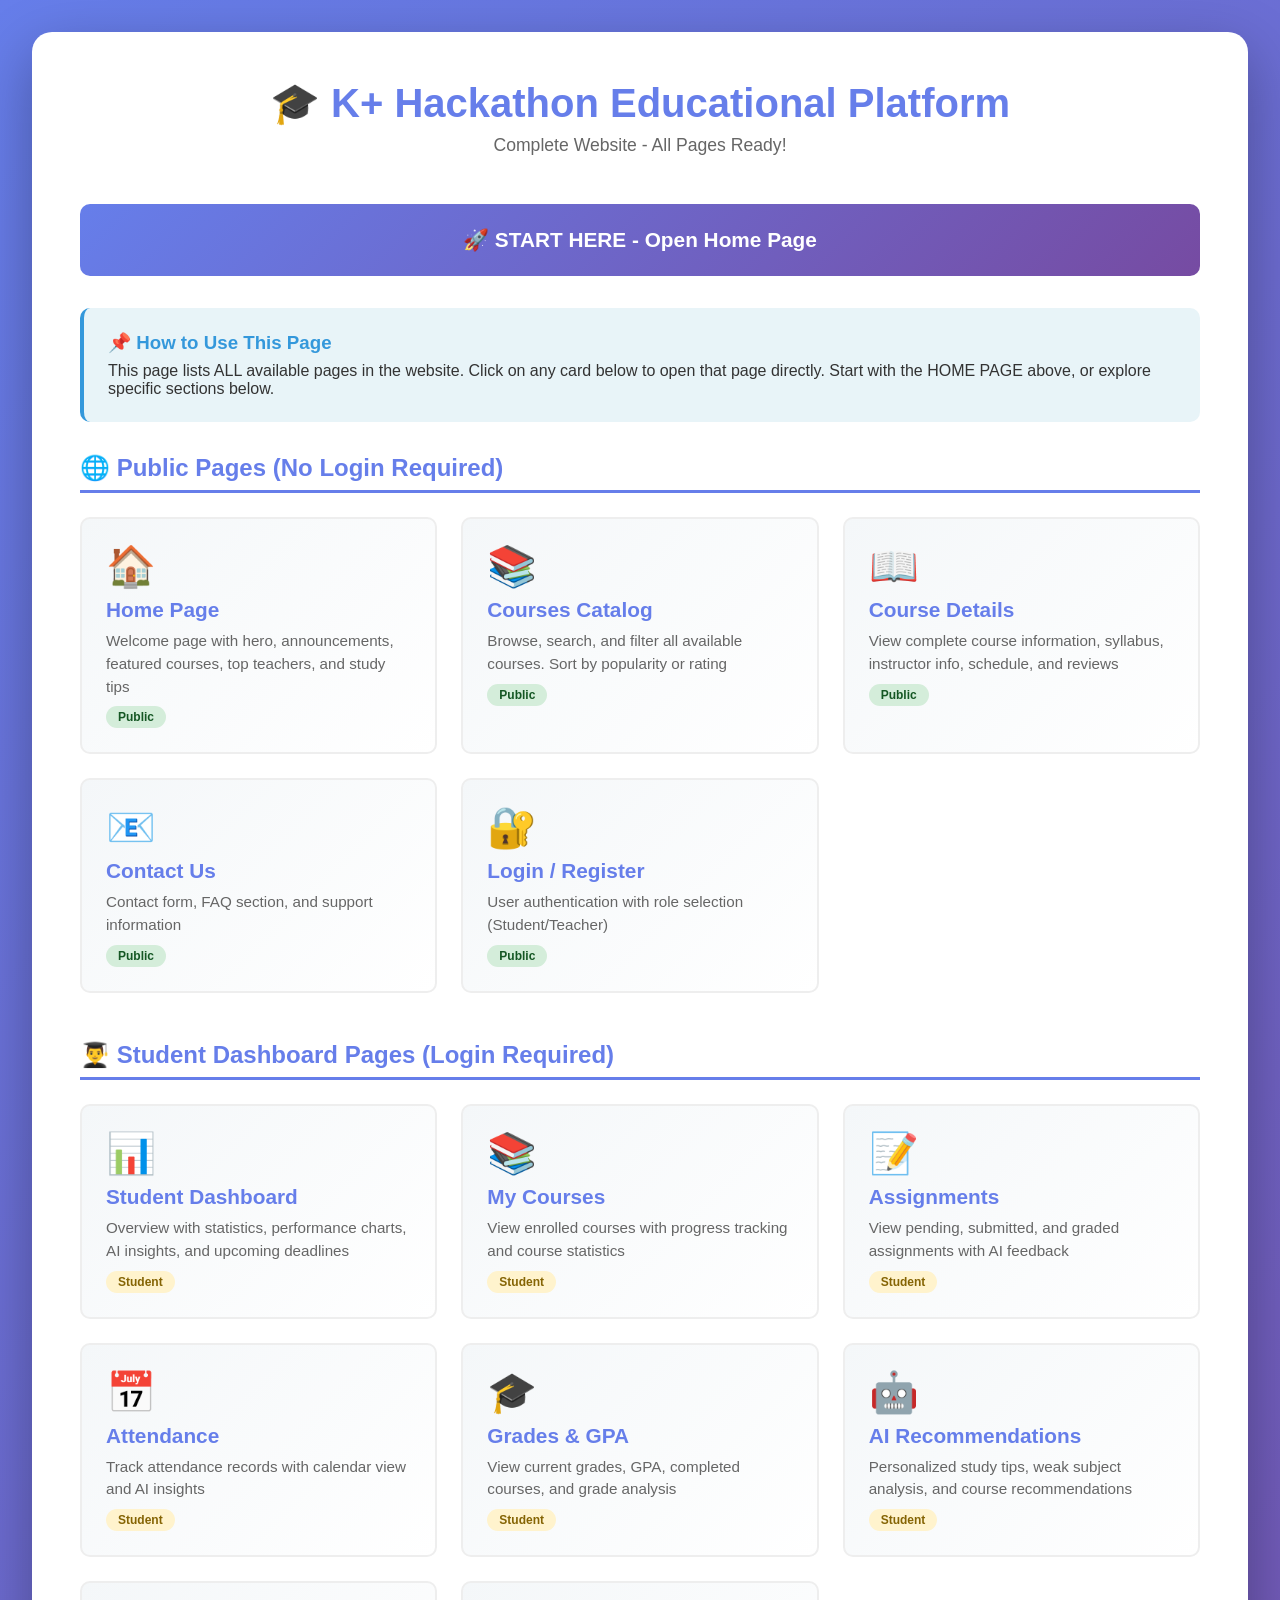
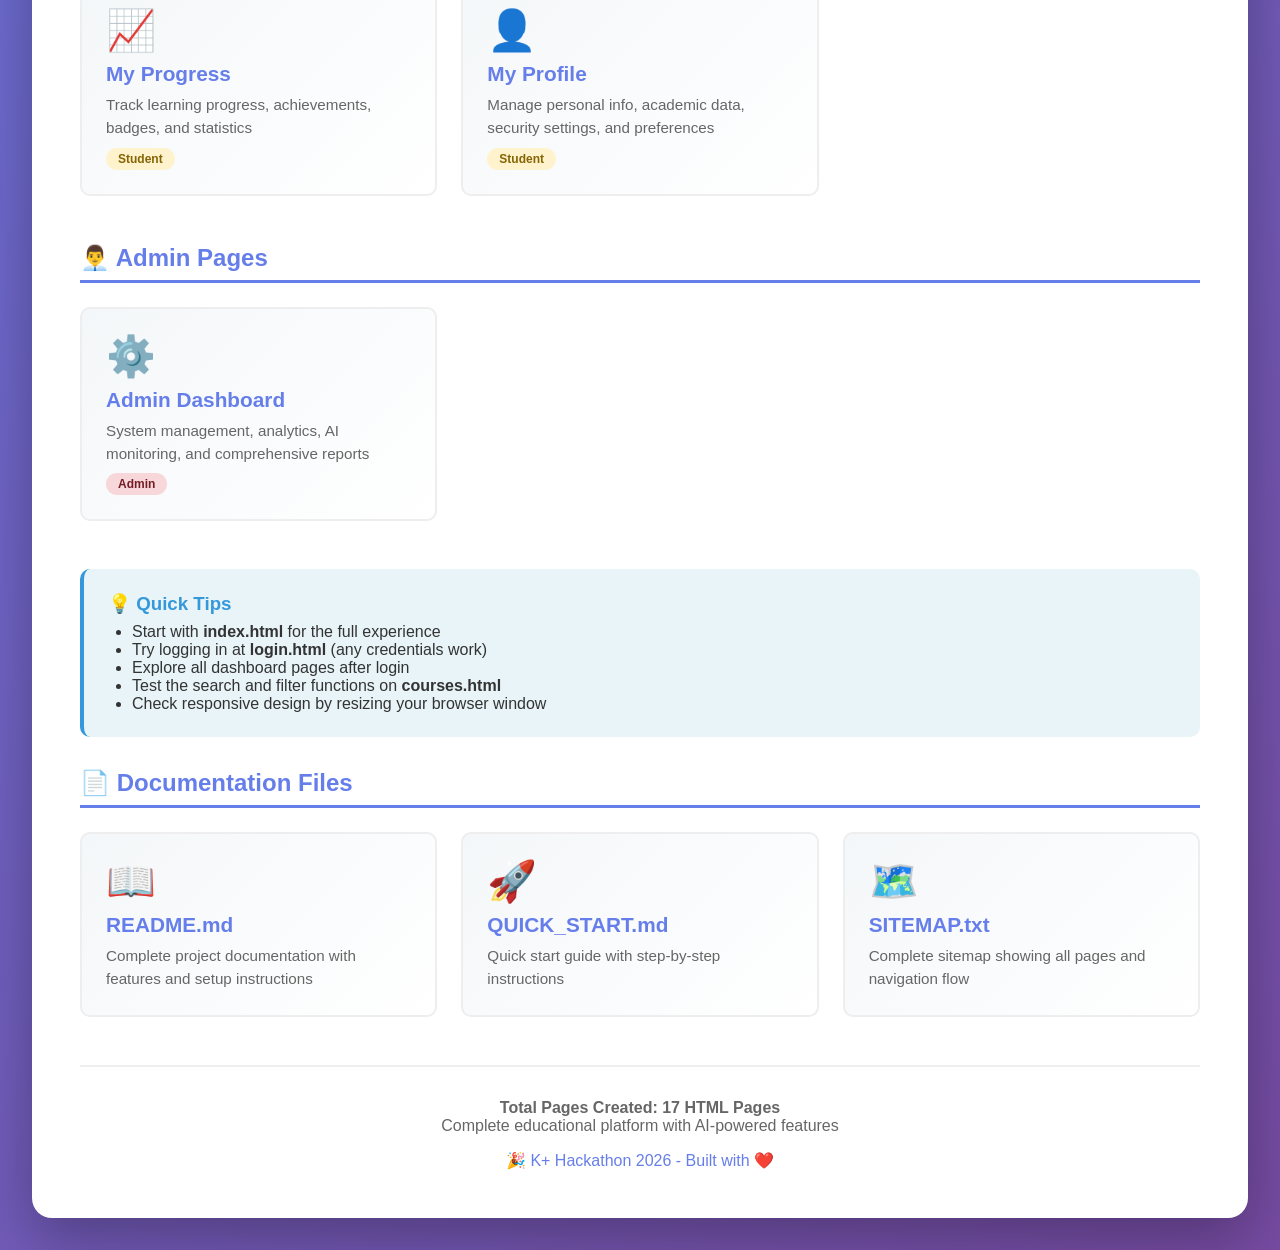
<file: all-pages.html>
<!DOCTYPE html>
<html lang="en">
<head>
    <meta charset="UTF-8">
    <meta name="viewport" content="width=device-width, initial-scale=1.0">
    <title>All Pages - K+ Hackathon</title>
    <style>
        * {
            margin: 0;
            padding: 0;
            box-sizing: border-box;
        }
        body {
            font-family: 'Segoe UI', Tahoma, Geneva, Verdana, sans-serif;
            background: linear-gradient(135deg, #667eea 0%, #764ba2 100%);
            color: #333;
            padding: 2rem;
        }
        .container {
            max-width: 1400px;
            margin: 0 auto;
            background: white;
            border-radius: 20px;
            padding: 3rem;
            box-shadow: 0 20px 60px rgba(0,0,0,0.3);
        }
        h1 {
            text-align: center;
            color: #667eea;
            font-size: 2.5rem;
            margin-bottom: 0.5rem;
        }
        .subtitle {
            text-align: center;
            color: #666;
            margin-bottom: 3rem;
            font-size: 1.1rem;
        }
        .section {
            margin-bottom: 3rem;
        }
        .section h2 {
            color: #667eea;
            margin-bottom: 1rem;
            padding-bottom: 0.5rem;
            border-bottom: 3px solid #667eea;
        }
        .pages-grid {
            display: grid;
            grid-template-columns: repeat(auto-fill, minmax(300px, 1fr));
            gap: 1.5rem;
            margin-top: 1.5rem;
        }
        .page-card {
            background: linear-gradient(135deg, #f4f7f9 0%, #fff 100%);
            padding: 1.5rem;
            border-radius: 10px;
            border: 2px solid #eee;
            transition: all 0.3s;
            text-decoration: none;
            color: #333;
            display: block;
        }
        .page-card:hover {
            transform: translateY(-5px);
            box-shadow: 0 10px 30px rgba(102, 126, 234, 0.3);
            border-color: #667eea;
        }
        .page-icon {
            font-size: 2.5rem;
            margin-bottom: 0.5rem;
            display: block;
        }
        .page-title {
            font-size: 1.3rem;
            font-weight: 600;
            color: #667eea;
            margin-bottom: 0.5rem;
        }
        .page-desc {
            color: #666;
            font-size: 0.95rem;
            line-height: 1.5;
        }
        .badge {
            display: inline-block;
            padding: 0.25rem 0.75rem;
            border-radius: 20px;
            font-size: 0.75rem;
            font-weight: 600;
            margin-top: 0.5rem;
        }
        .badge.public {
            background: #d4edda;
            color: #155724;
        }
        .badge.auth {
            background: #fff3cd;
            color: #856404;
        }
        .badge.admin {
            background: #f8d7da;
            color: #721c24;
        }
        .start-button {
            display: block;
            background: linear-gradient(135deg, #667eea 0%, #764ba2 100%);
            color: white;
            text-align: center;
            padding: 1.5rem;
            border-radius: 10px;
            text-decoration: none;
            font-size: 1.3rem;
            font-weight: 600;
            margin: 2rem 0;
            transition: all 0.3s;
        }
        .start-button:hover {
            transform: scale(1.05);
            box-shadow: 0 10px 30px rgba(102, 126, 234, 0.4);
        }
        .info-box {
            background: #e8f4f8;
            padding: 1.5rem;
            border-radius: 10px;
            border-left: 4px solid #3498db;
            margin: 2rem 0;
        }
        .info-box h3 {
            color: #3498db;
            margin-bottom: 0.5rem;
        }
        footer {
            text-align: center;
            margin-top: 3rem;
            padding-top: 2rem;
            border-top: 2px solid #eee;
            color: #666;
        }
    </style>
</head>
<body>
    <div class="container">
        <h1>🎓 K+ Hackathon Educational Platform</h1>
        <p class="subtitle">Complete Website - All Pages Ready!</p>

        <a href="index.html" class="start-button">🚀 START HERE - Open Home Page</a>

        <div class="info-box">
            <h3>📌 How to Use This Page</h3>
            <p>This page lists ALL available pages in the website. Click on any card below to open that page directly. 
            Start with the HOME PAGE above, or explore specific sections below.</p>
        </div>

        <div class="section">
            <h2>🌐 Public Pages (No Login Required)</h2>
            <div class="pages-grid">
                <a href="index.html" class="page-card">
                    <span class="page-icon">🏠</span>
                    <div class="page-title">Home Page</div>
                    <div class="page-desc">Welcome page with hero, announcements, featured courses, top teachers, and study tips</div>
                    <span class="badge public">Public</span>
                </a>

                <a href="courses.html" class="page-card">
                    <span class="page-icon">📚</span>
                    <div class="page-title">Courses Catalog</div>
                    <div class="page-desc">Browse, search, and filter all available courses. Sort by popularity or rating</div>
                    <span class="badge public">Public</span>
                </a>

                <a href="course-details.html" class="page-card">
                    <span class="page-icon">📖</span>
                    <div class="page-title">Course Details</div>
                    <div class="page-desc">View complete course information, syllabus, instructor info, schedule, and reviews</div>
                    <span class="badge public">Public</span>
                </a>

                <a href="contact.html" class="page-card">
                    <span class="page-icon">📧</span>
                    <div class="page-title">Contact Us</div>
                    <div class="page-desc">Contact form, FAQ section, and support information</div>
                    <span class="badge public">Public</span>
                </a>

                <a href="login.html" class="page-card">
                    <span class="page-icon">🔐</span>
                    <div class="page-title">Login / Register</div>
                    <div class="page-desc">User authentication with role selection (Student/Teacher)</div>
                    <span class="badge public">Public</span>
                </a>
            </div>
        </div>

        <div class="section">
            <h2>👨‍🎓 Student Dashboard Pages (Login Required)</h2>
            <div class="pages-grid">
                <a href="dashboard-student.html" class="page-card">
                    <span class="page-icon">📊</span>
                    <div class="page-title">Student Dashboard</div>
                    <div class="page-desc">Overview with statistics, performance charts, AI insights, and upcoming deadlines</div>
                    <span class="badge auth">Student</span>
                </a>

                <a href="my-courses.html" class="page-card">
                    <span class="page-icon">📚</span>
                    <div class="page-title">My Courses</div>
                    <div class="page-desc">View enrolled courses with progress tracking and course statistics</div>
                    <span class="badge auth">Student</span>
                </a>

                <a href="my-assignments.html" class="page-card">
                    <span class="page-icon">📝</span>
                    <div class="page-title">Assignments</div>
                    <div class="page-desc">View pending, submitted, and graded assignments with AI feedback</div>
                    <span class="badge auth">Student</span>
                </a>

                <a href="attendance.html" class="page-card">
                    <span class="page-icon">📅</span>
                    <div class="page-title">Attendance</div>
                    <div class="page-desc">Track attendance records with calendar view and AI insights</div>
                    <span class="badge auth">Student</span>
                </a>

                <a href="grades.html" class="page-card">
                    <span class="page-icon">🎓</span>
                    <div class="page-title">Grades & GPA</div>
                    <div class="page-desc">View current grades, GPA, completed courses, and grade analysis</div>
                    <span class="badge auth">Student</span>
                </a>

                <a href="recommendations.html" class="page-card">
                    <span class="page-icon">🤖</span>
                    <div class="page-title">AI Recommendations</div>
                    <div class="page-desc">Personalized study tips, weak subject analysis, and course recommendations</div>
                    <span class="badge auth">Student</span>
                </a>

                <a href="my-progress.html" class="page-card">
                    <span class="page-icon">📈</span>
                    <div class="page-title">My Progress</div>
                    <div class="page-desc">Track learning progress, achievements, badges, and statistics</div>
                    <span class="badge auth">Student</span>
                </a>

                <a href="profile.html" class="page-card">
                    <span class="page-icon">👤</span>
                    <div class="page-title">My Profile</div>
                    <div class="page-desc">Manage personal info, academic data, security settings, and preferences</div>
                    <span class="badge auth">Student</span>
                </a>
            </div>
        </div>

        <div class="section">
            <h2>👨‍💼 Admin Pages</h2>
            <div class="pages-grid">
                <a href="dashboard-admin.html" class="page-card">
                    <span class="page-icon">⚙️</span>
                    <div class="page-title">Admin Dashboard</div>
                    <div class="page-desc">System management, analytics, AI monitoring, and comprehensive reports</div>
                    <span class="badge admin">Admin</span>
                </a>
            </div>
        </div>

        <div class="info-box">
            <h3>💡 Quick Tips</h3>
            <ul style="margin-left: 1.5rem; margin-top: 0.5rem;">
                <li>Start with <strong>index.html</strong> for the full experience</li>
                <li>Try logging in at <strong>login.html</strong> (any credentials work)</li>
                <li>Explore all dashboard pages after login</li>
                <li>Test the search and filter functions on <strong>courses.html</strong></li>
                <li>Check responsive design by resizing your browser window</li>
            </ul>
        </div>

        <div class="section">
            <h2>📄 Documentation Files</h2>
            <div class="pages-grid">
                <div class="page-card" style="cursor: default;">
                    <span class="page-icon">📖</span>
                    <div class="page-title">README.md</div>
                    <div class="page-desc">Complete project documentation with features and setup instructions</div>
                </div>

                <div class="page-card" style="cursor: default;">
                    <span class="page-icon">🚀</span>
                    <div class="page-title">QUICK_START.md</div>
                    <div class="page-desc">Quick start guide with step-by-step instructions</div>
                </div>

                <div class="page-card" style="cursor: default;">
                    <span class="page-icon">🗺️</span>
                    <div class="page-title">SITEMAP.txt</div>
                    <div class="page-desc">Complete sitemap showing all pages and navigation flow</div>
                </div>
            </div>
        </div>

        <footer>
            <p><strong>Total Pages Created: 17 HTML Pages</strong></p>
            <p>Complete educational platform with AI-powered features</p>
            <p style="margin-top: 1rem; color: #667eea;">🎉 K+ Hackathon 2026 - Built with ❤️</p>
        </footer>
    </div>
</body>
</html>
</file>
